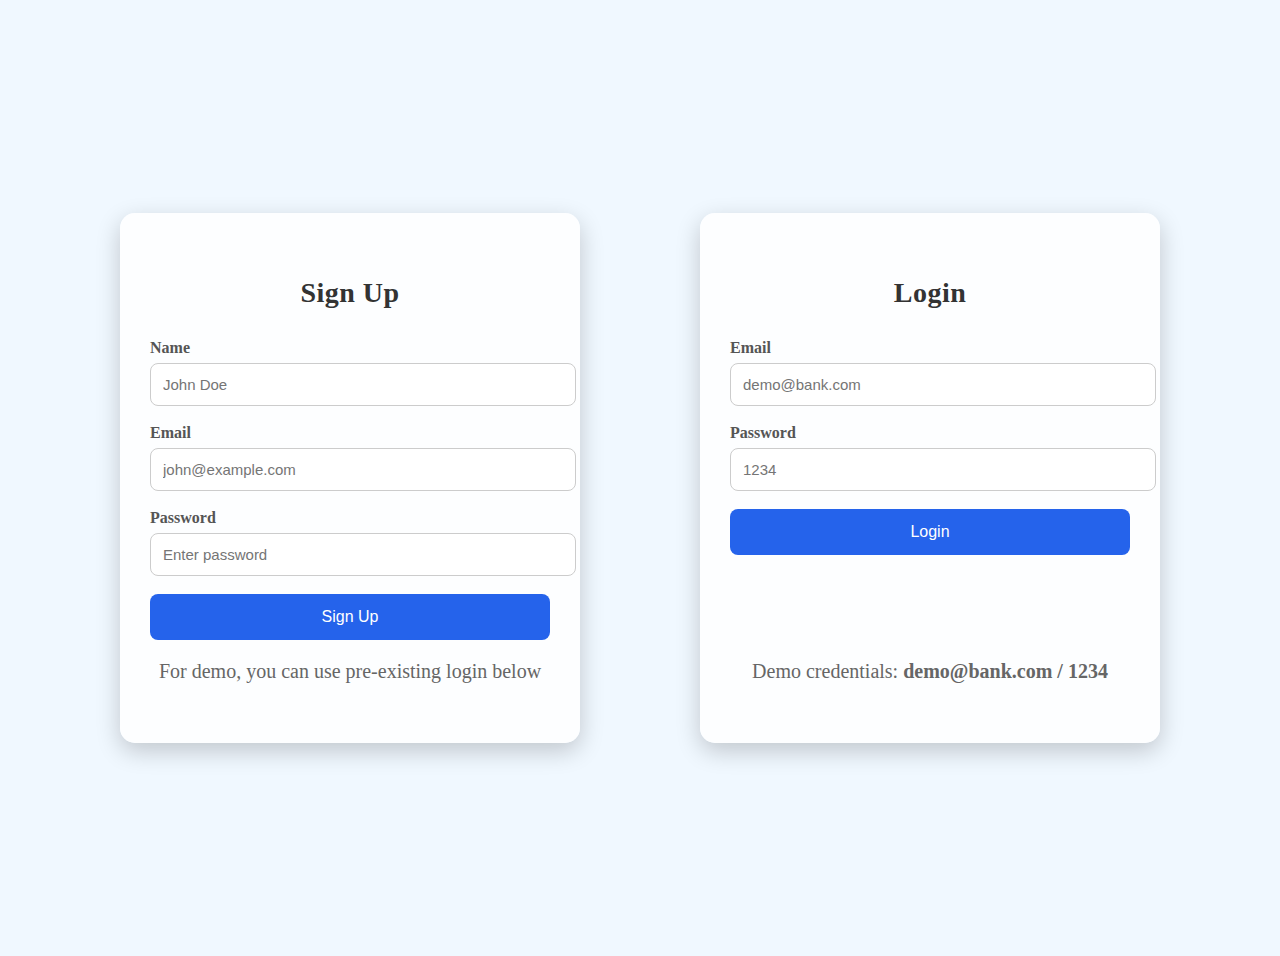
<file: templates/index.html>
<!DOCTYPE html>
<html lang="en">
<head>
    <meta charset="UTF-8">
    <meta name="viewport" content="width=device-width, initial-scale=1.0">
    <title>PayTech Pirates Auth</title>

    <!-- Your existing CSS -->
    <link rel="stylesheet" href="../style/auth.css">
</head>
<body>

<div class="auth-page">

    <!-- SIGN UP CARD -->
    <div class="card signup-card">
        <h2>Sign Up</h2>
        <form id="signupForm">
            <label for="signupName">Name</label>
            <input type="text" id="signupName" placeholder="John Doe" required>

            <label for="signupEmail">Email</label>
            <input type="email" id="signupEmail" placeholder="john@example.com" required>

            <label for="signupPassword">Password</label>
            <input type="password" id="signupPassword" placeholder="Enter password" required>

            <button type="submit">Sign Up</button>
        </form>
        <div class="card-footer">
            <p>For demo, you can use pre-existing login below</p>
        </div>
    </div>

    <!-- LOGIN CARD -->
    <div class="card login-card">
        <h2>Login</h2>
        <form id="loginForm">
            <label for="loginEmail">Email</label>
            <input type="email" id="loginEmail" placeholder="demo@bank.com" required>

            <label for="loginPassword">Password</label>
            <input type="password" id="loginPassword" placeholder="1234" required>

            <button type="submit">Login</button>
        </form>
        <div class="card-footer">
            <p>Demo credentials: <strong>demo@bank.com / 1234</strong></p>
        </div>
    </div>

</div>

<!-- JS -->
<script src="../scripts/auth.js"></script>

</body>
</html>
</file>
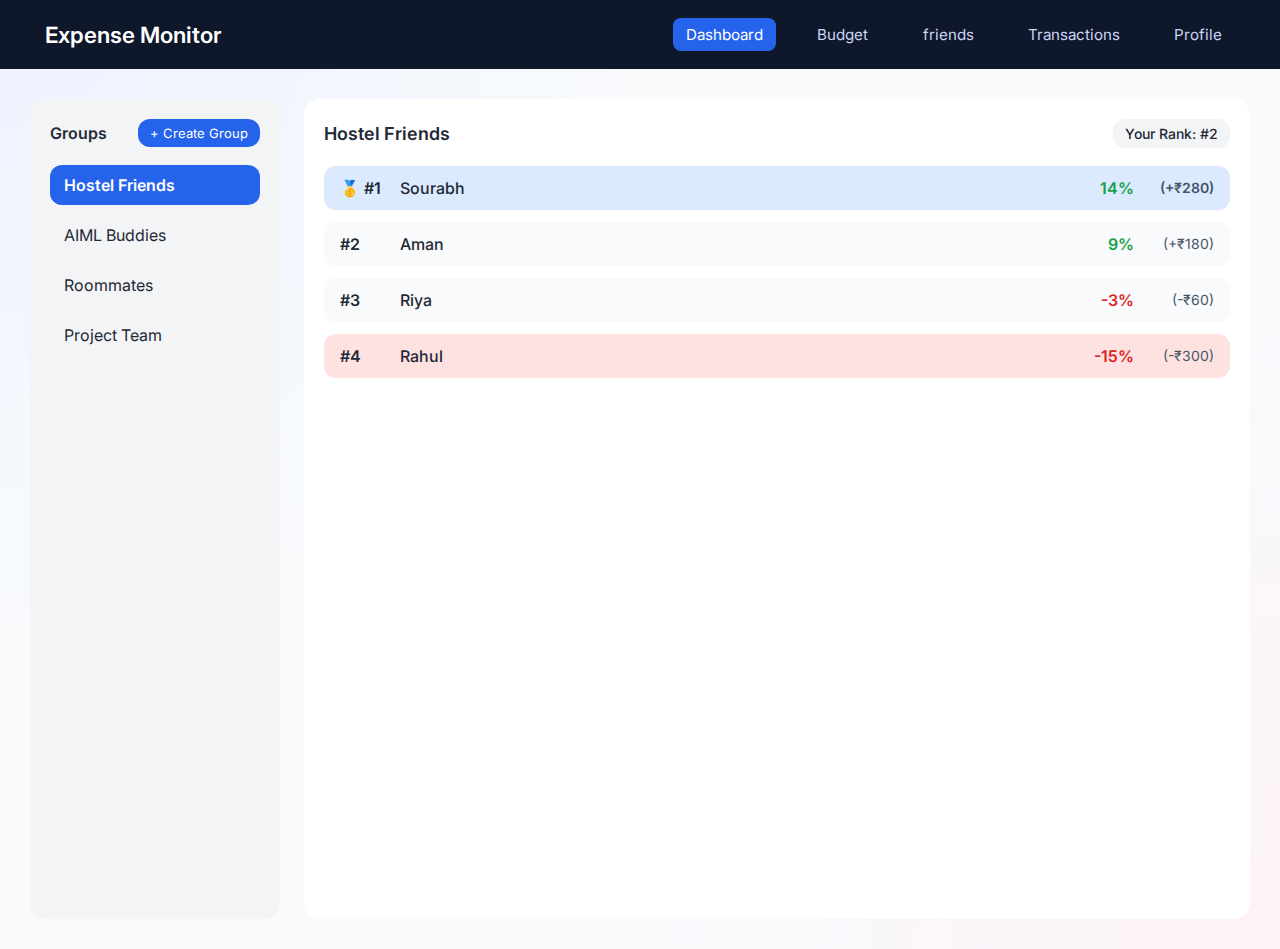
<file: friends.html>
<!DOCTYPE html>
<html lang="en">
<head>
  <meta charset="UTF-8">
  <title>Friends Leaderboard</title>
  <meta name="viewport" content="width=device-width, initial-scale=1.0">

  <!-- FONT -->
  <link href="https://fonts.googleapis.com/css2?family=Inter:wght@400;500;600;700&display=swap" rel="stylesheet">

  <!-- CSS -->
  <link rel="stylesheet" href="../style/friends.css">
</head>
<body>

  <!-- NAVBAR -->
  <nav class="navbar">
    <h2>Expense Monitor</h2>
    <ul>
      <li><a href="index.html" class="active">Dashboard</a></li>
      <li><a href="budget.html">Budget</a></li>
      <li><a href="friends.html">friends</a></li>
      <li><a href="transactions.html">Transactions</a></li>
      <li><a href="profile.html">Profile</a></li>
    </ul>
  </nav>

  <!-- MAIN PAGE -->
  <div class="friends-page">

    <!-- LEFT PANE: GROUPS -->
    <div class="groups-pane">
      <div class="groups-header">
        <h3>Groups</h3>
        <button class="create-btn">+ Create Group</button>
      </div>
      <ul class="groups-list">
        <li class="group active">Hostel Friends</li>
        <li class="group">AIML Buddies</li>
        <li class="group">Roommates</li>
        <li class="group">Project Team</li>
      </ul>
    </div>

    <!-- RIGHT PANE: LEADERBOARD -->
    <div class="leaderboard-pane">
      <div class="leaderboard-header">
        <h3>Hostel Friends</h3>
        <div class="your-rank">
          Your Rank: #2
        </div>
      </div>

      <div class="leaderboard-list">
        <div class="leaderboard-row top">
          <span class="rank">🥇 #1</span>
          <span class="name">Sourabh</span>
          <span class="percent green">14%</span>
          <span class="net">(+₹280)</span>
        </div>

        <div class="leaderboard-row">
          <span class="rank">#2</span>
          <span class="name">Aman</span>
          <span class="percent green">9%</span>
          <span class="net">(+₹180)</span>
        </div>

        <div class="leaderboard-row">
          <span class="rank">#3</span>
          <span class="name">Riya</span>
          <span class="percent red">-3%</span>
          <span class="net">(-₹60)</span>
        </div>

        <div class="leaderboard-row bottom">
          <span class="rank">#4</span>
          <span class="name">Rahul</span>
          <span class="percent red">-15%</span>
          <span class="net">(-₹300)</span>
        </div>
      </div>

    </div>

  </div>

</body>
</html>
</file>
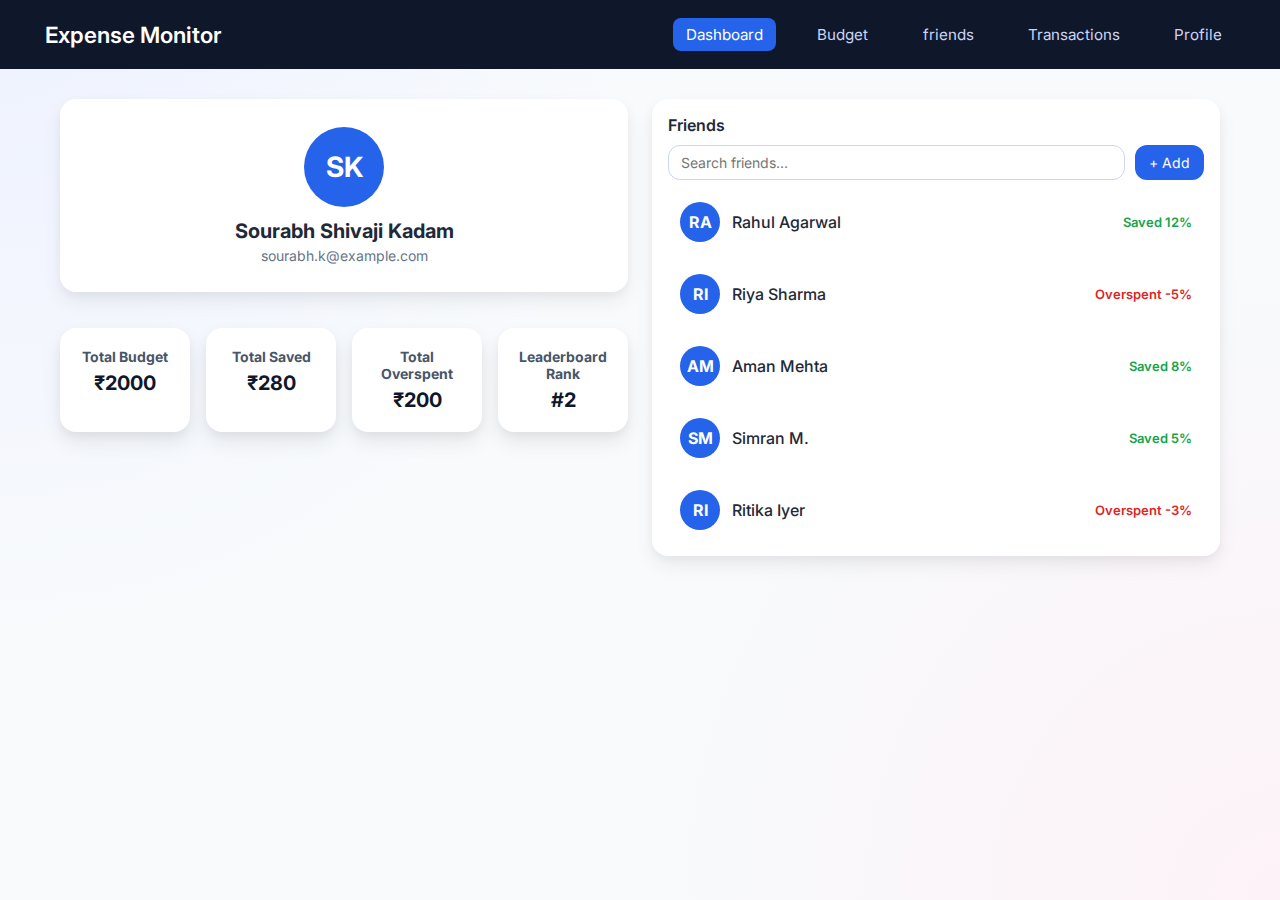
<file: profile.html>
<!DOCTYPE html>
<html lang="en">
<head>
  <meta charset="UTF-8">
  <title>Profile</title>
  <meta name="viewport" content="width=device-width, initial-scale=1.0">

  <!-- GOOGLE FONT -->
  <link href="https://fonts.googleapis.com/css2?family=Inter:wght@400;500;600;700&display=swap" rel="stylesheet">

  <!-- CSS -->
  <link rel="stylesheet" href="../style/profile.css">
</head>
<body>

  <!-- NAVBAR -->
  <nav class="navbar">
    <h2>Expense Monitor</h2>
    <ul>
      <li><a href="index.html" class="active">Dashboard</a></li>
      <li><a href="budget.html">Budget</a></li>
      <li><a href="friends.html">friends</a></li>
      <li><a href="transactions.html">Transactions</a></li>
      <li><a href="profile.html">Profile</a></li>
    </ul>
  </nav>

  <!-- MAIN PAGE -->
  <div class="profile-page">

    <!-- LEFT PANEL: PROFILE INFO + QUICK STATS -->
    <div class="left-panel">

      <!-- PROFILE CARD -->
      <div class="profile-card">
        <div class="avatar">SK</div>
        <h2>Sourabh Shivaji Kadam</h2>
        <p class="email">sourabh.k@example.com</p>
      </div>

      <!-- QUICK STATS -->
      <div class="stats-cards">
        <div class="stat-card">
          <h4>Total Budget</h4>
          <p class="amount">₹2000</p>
        </div>
        <div class="stat-card">
          <h4>Total Saved</h4>
          <p class="amount green">₹280</p>
        </div>
        <div class="stat-card">
          <h4>Total Overspent</h4>
          <p class="amount red">₹200</p>
        </div>
        <div class="stat-card">
          <h4>Leaderboard Rank</h4>
          <p class="amount">#2</p>
        </div>
      </div>

    </div>

    <!-- RIGHT PANEL: FRIENDS SECTION -->
    <div class="right-panel">
      <div class="friends-card">
        <div class="friends-header">
          <h3>Friends</h3>
          <div class="friends-search">
            <input type="text" placeholder="Search friends...">
            <button>+ Add</button>
          </div>
        </div>

        <div class="friends-list">
          <div class="friend-row">
            <div class="friend-avatar">RA</div>
            <span class="friend-name">Rahul Agarwal</span>
            <span class="friend-status green">Saved 12%</span>
          </div>
          <div class="friend-row">
            <div class="friend-avatar">RI</div>
            <span class="friend-name">Riya Sharma</span>
            <span class="friend-status red">Overspent -5%</span>
          </div>
          <div class="friend-row">
            <div class="friend-avatar">AM</div>
            <span class="friend-name">Aman Mehta</span>
            <span class="friend-status green">Saved 8%</span>
          </div>
          <div class="friend-row">
            <div class="friend-avatar">SM</div>
            <span class="friend-name">Simran M.</span>
            <span class="friend-status green">Saved 5%</span>
          </div>
          <div class="friend-row">
            <div class="friend-avatar">RI</div>
            <span class="friend-name">Ritika Iyer</span>
            <span class="friend-status red">Overspent -3%</span>
          </div>
        </div>
      </div>
    </div>

  </div>

</body>
</html>
</file>
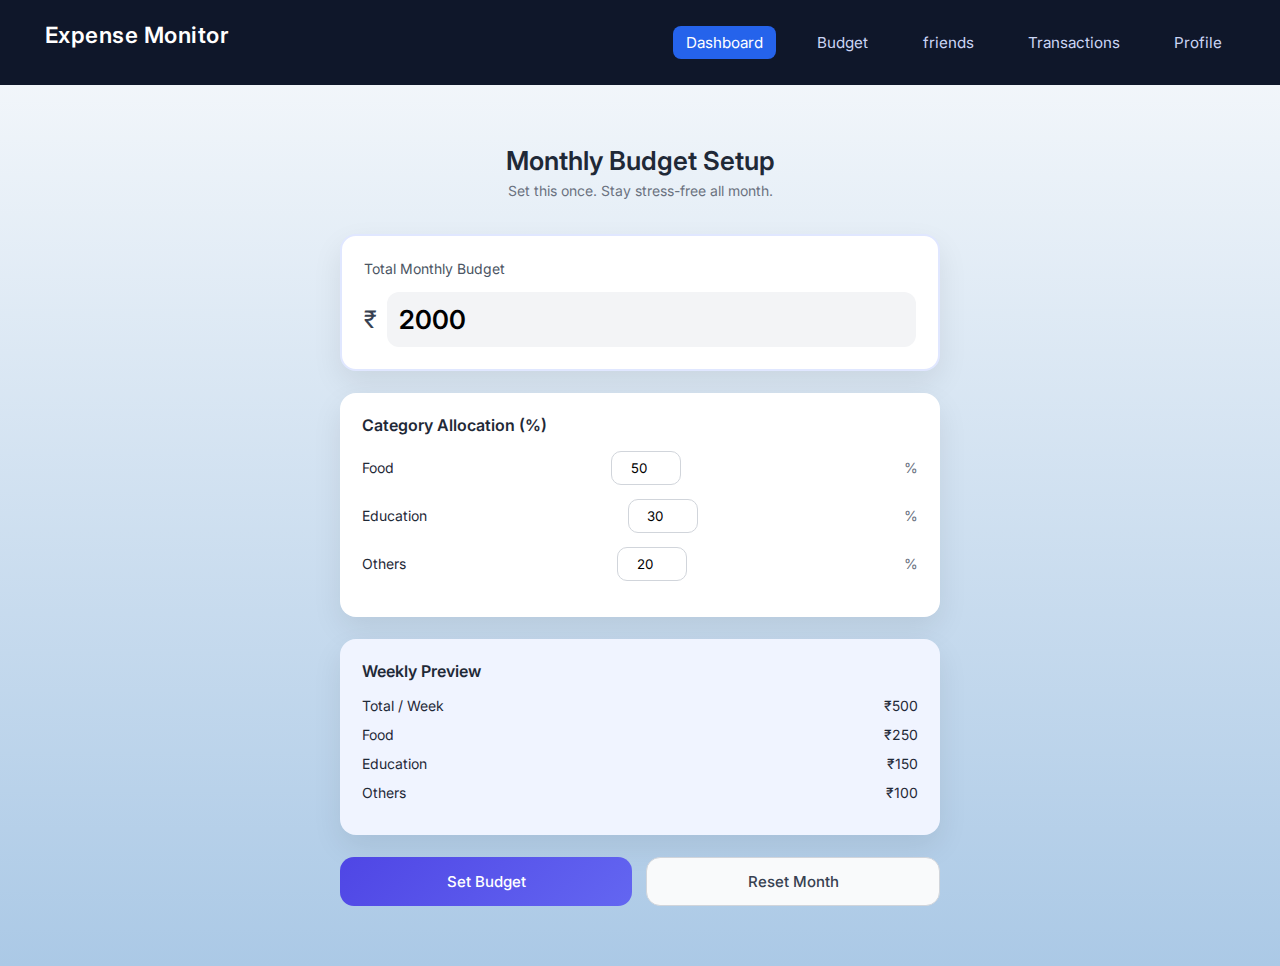
<file: templates/budget.html>
<!DOCTYPE html>
<html lang="en">
<head>
  <meta charset="UTF-8">
  <title>Set Budget</title>
  <meta name="viewport" content="width=device-width, initial-scale=1.0">

  <!-- FONT -->
  <link href="https://fonts.googleapis.com/css2?family=Inter:wght@400;500;600;700&display=swap" rel="stylesheet">

  <!-- CSS -->
  <link rel="stylesheet" href="../style/budget.css">
</head>

<body>

  <!-- NAVBAR (SAME AS INDEX) -->
  <nav class="navbar">
    <h2>Expense Monitor</h2>
    <ul>
      <li><a href="Dashboard.html" class="active">Dashboard</a></li>
      <li><a href="budget.html">Budget</a></li>
      <li><a href="friends.html">friends</a></li>
      <li><a href="transactions.html">Transactions</a></li>
      <li><a href="profile.html">Profile</a></li>
    </ul>
  </nav>

  <!-- PAGE CONTENT -->
  <div class="page">

    <div class="header">
      <h1>Monthly Budget Setup</h1>
      <p>Set this once. Stay stress-free all month.</p>
    </div>

    <!-- TOTAL BUDGET -->
    <div class="card highlight">
      <label>Total Monthly Budget</label>
      <div class="budget-box">
        <span>₹</span>
        <input type="number" value="2000">
      </div>
    </div>

    <!-- CATEGORY SPLIT -->
    <div class="card">
      <h2>Category Allocation (%)</h2>

      <div class="row">
        <span>Food</span>
        <input type="number" value="50">
        <span class="percent">%</span>
      </div>

      <div class="row">
        <span>Education</span>
        <input type="number" value="30">
        <span class="percent">%</span>
      </div>

      <div class="row">
        <span>Others</span>
        <input type="number" value="20">
        <span class="percent">%</span>
      </div>
    </div>

    <!-- PREVIEW -->
    <div class="card preview">
      <h2>Weekly Preview</h2>

      <div class="preview-row">
        <span>Total / Week</span>
        <span>₹500</span>
      </div>
      <div class="preview-row">
        <span>Food</span>
        <span>₹250</span>
      </div>
      <div class="preview-row">
        <span>Education</span>
        <span>₹150</span>
      </div>
      <div class="preview-row">
        <span>Others</span>
        <span>₹100</span>
      </div>
    </div>

    <!-- ACTIONS -->
    <div class="buttons">
      <button class="primary">Set Budget</button>
      <button class="ghost">Reset Month</button>
    </div>

  </div>

</body>
</html>
</file>
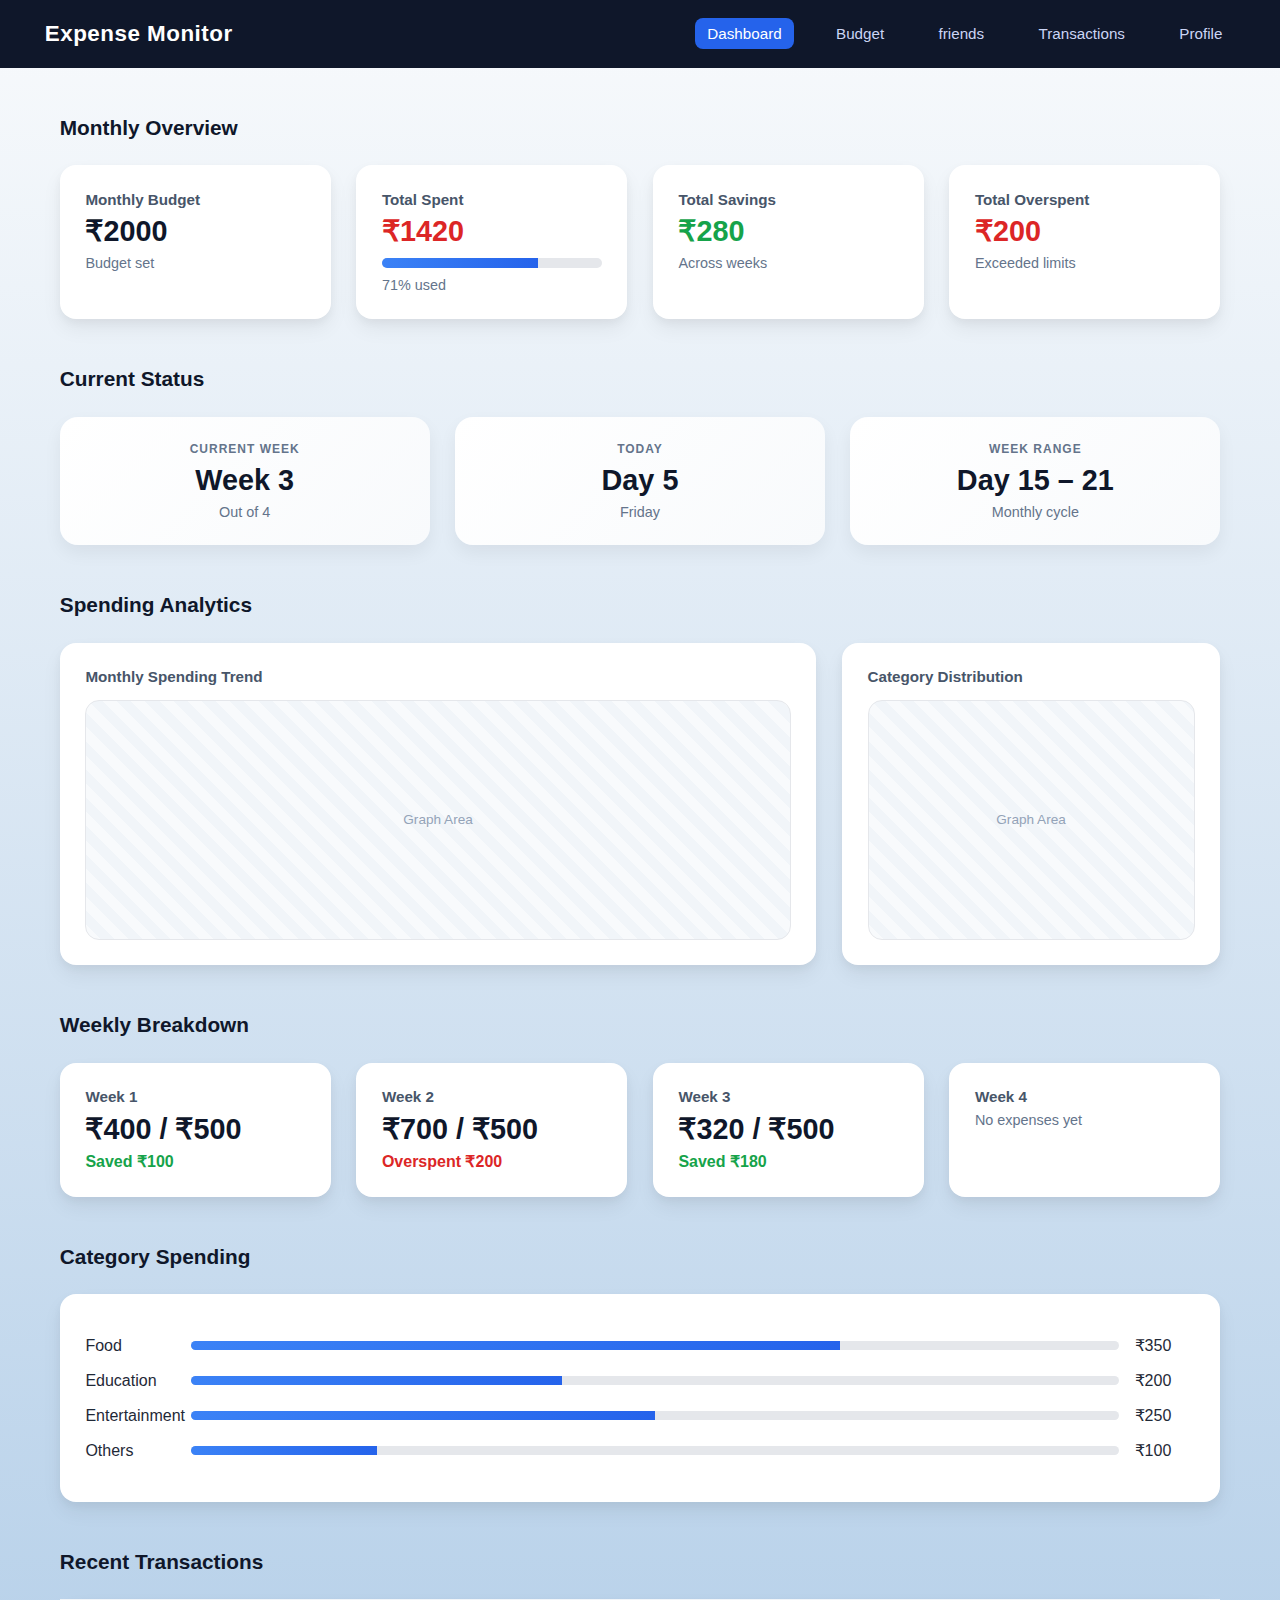
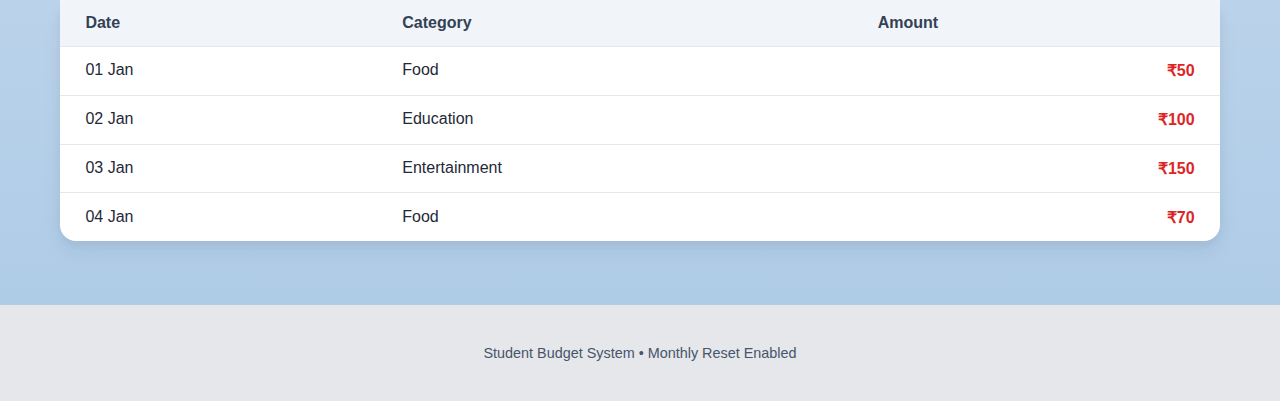
<file: templates/Dashboard.html>
<!DOCTYPE html>
<html lang="en">
<head>
  <meta charset="UTF-8">
  <title>Student Budget Dashboard</title>
  <meta name="viewport" content="width=device-width, initial-scale=1.0">
  <link rel="stylesheet" href="../style/style.css">
</head>

<body>

  <!-- NAVBAR -->
  <nav class="navbar">
    <h2>Expense Monitor</h2>
    <ul>
      <li><a href="index.html" class="active">Dashboard</a></li>
      <li><a href="budget.html">Budget</a></li>
      <li><a href="friends.html">friends</a></li>
      <li><a href="transactions.html">Transactions</a></li>
      <li><a href="profile.html">Profile</a></li>
    </ul>
  </nav>

  <!-- MAIN WRAPPER -->
  <main class="container">

    <!-- OVERVIEW -->
    <section class="section">
      <h3>Monthly Overview</h3>

      <div class="cards">
        <div class="card">
          <h4>Monthly Budget</h4>
          <p class="amount">₹2000</p>
          <p class="muted">Budget set</p>
        </div>

        <div class="card">
          <h4>Total Spent</h4>
          <p class="amount red">₹1420</p>
          <div class="progress-bar">
            <div class="progress" style="width:71%"></div>
          </div>
          <p class="muted">71% used</p>
        </div>

        <div class="card">
          <h4>Total Savings</h4>
          <p class="amount green">₹280</p>
          <p class="muted">Across weeks</p>
        </div>

        <div class="card">
          <h4>Total Overspent</h4>
          <p class="amount red">₹200</p>
          <p class="muted">Exceeded limits</p>
        </div>
      </div>
    </section>

    <!-- CURRENT TIME CONTEXT -->
    <section class="section">
      <h3>Current Status</h3>

      <div class="time-wrapper">
        <div class="time-card">
          <h5>Current Week</h5>
          <p class="amount">Week 3</p>
          <p class="muted">Out of 4</p>
        </div>

        <div class="time-card">
          <h5>Today</h5>
          <p class="amount">Day 5</p>
          <p class="muted">Friday</p>
        </div>

        <div class="time-card">
          <h5>Week Range</h5>
          <p class="amount">Day 15 – 21</p>
          <p class="muted">Monthly cycle</p>
        </div>
      </div>
    </section>

    <!-- ANALYTICS -->
    <section class="section">
      <h3>Spending Analytics</h3>

      <div class="analytics">
        <div class="card graph large">
          <h4>Monthly Spending Trend</h4>
          <div class="graph-placeholder">Graph Area</div>
        </div>

        <div class="card graph">
          <h4>Category Distribution</h4>
          <div class="graph-placeholder">Graph Area</div>
        </div>
      </div>
    </section>

    <!-- WEEKLY BREAKDOWN -->
    <section class="section">
      <h3>Weekly Breakdown</h3>

      <div class="cards">
        <div class="card">
          <h4>Week 1</h4>
          <p class="amount">₹400 / ₹500</p>
          <p class="green">Saved ₹100</p>
        </div>

        <div class="card">
          <h4>Week 2</h4>
          <p class="amount">₹700 / ₹500</p>
          <p class="red">Overspent ₹200</p>
        </div>

        <div class="card">
          <h4>Week 3</h4>
          <p class="amount">₹320 / ₹500</p>
          <p class="green">Saved ₹180</p>
        </div>

        <div class="card">
          <h4>Week 4</h4>
          <p class="muted">No expenses yet</p>
        </div>
      </div>
    </section>

    <!-- CATEGORY SPENDING -->
    <section class="section">
      <h3>Category Spending</h3>

      <div class="card">
        <div class="category-row">
          <span>Food</span>
          <div class="bar"><div style="width:70%"></div></div>
          <span>₹350</span>
        </div>

        <div class="category-row">
          <span>Education</span>
          <div class="bar"><div style="width:40%"></div></div>
          <span>₹200</span>
        </div>

        <div class="category-row">
          <span>Entertainment</span>
          <div class="bar"><div style="width:50%"></div></div>
          <span>₹250</span>
        </div>

        <div class="category-row">
          <span>Others</span>
          <div class="bar"><div style="width:20%"></div></div>
          <span>₹100</span>
        </div>
      </div>
    </section>

    <!-- TRANSACTIONS -->
    <section class="section">
      <h3>Recent Transactions</h3>

      <div class="card transactions">
        <div class="txn-header">
          <span>Date</span>
          <span>Category</span>
          <span>Amount</span>
        </div>

        <div class="txn-row"><span>01 Jan</span><span>Food</span><span class="red">₹50</span></div>
        <div class="txn-row"><span>02 Jan</span><span>Education</span><span class="red">₹100</span></div>
        <div class="txn-row"><span>03 Jan</span><span>Entertainment</span><span class="red">₹150</span></div>
        <div class="txn-row"><span>04 Jan</span><span>Food</span><span class="red">₹70</span></div>
      </div>
    </section>

  </main>

  <!-- FOOTER -->
  <footer class="footer">
    <p>Student Budget System • Monthly Reset Enabled</p>
  </footer>

</body>
</html>
</file>
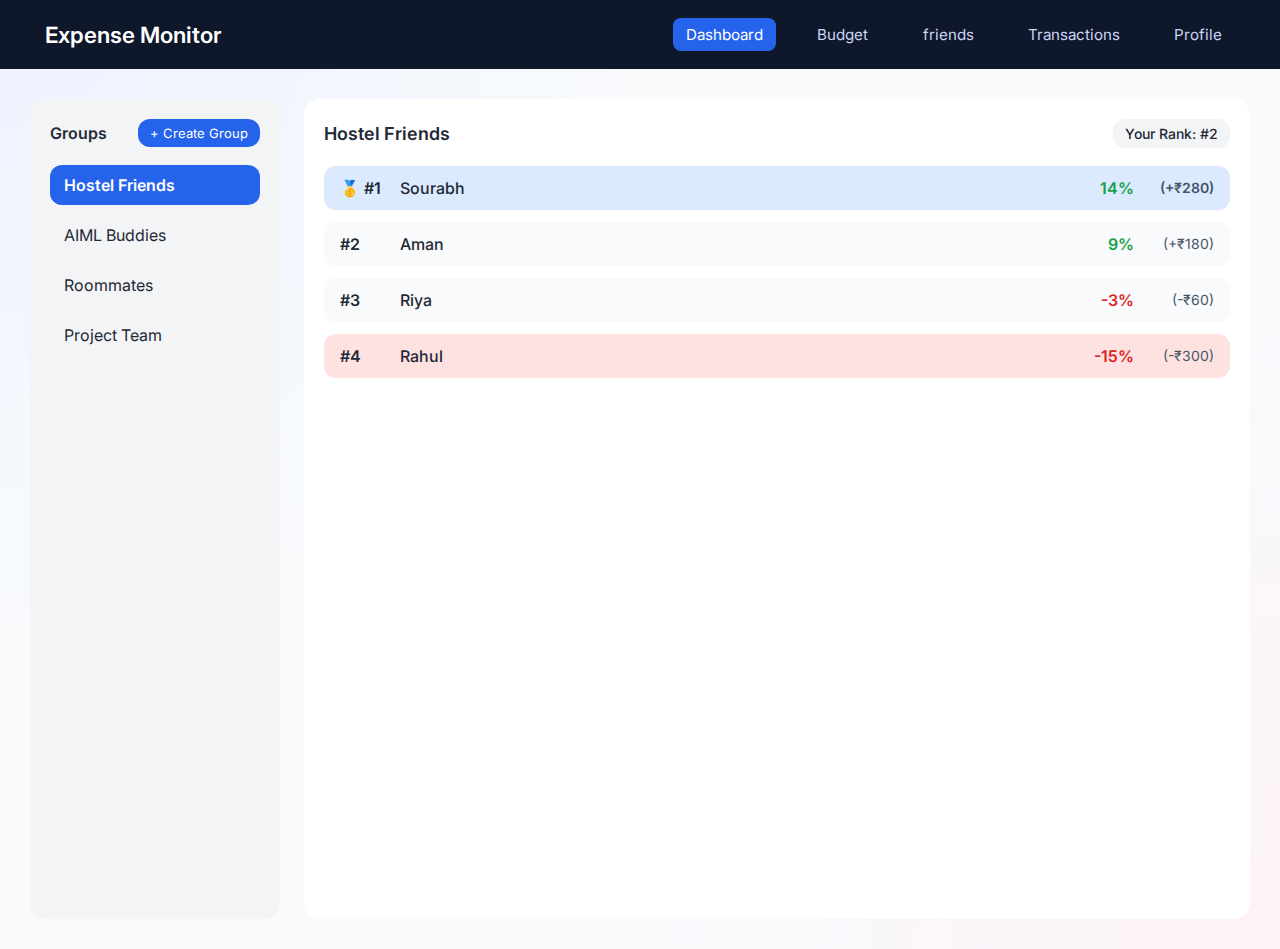
<file: templates/friends.html>
<!DOCTYPE html>
<html lang="en">
<head>
  <meta charset="UTF-8">
  <title>Friends Leaderboard</title>
  <meta name="viewport" content="width=device-width, initial-scale=1.0">

  <!-- FONT -->
  <link href="https://fonts.googleapis.com/css2?family=Inter:wght@400;500;600;700&display=swap" rel="stylesheet">

  <!-- CSS -->
  <link rel="stylesheet" href="../style/friends.css">
</head>
<body>

  <!-- NAVBAR -->
  <nav class="navbar">
    <h2>Expense Monitor</h2>
    <ul>
      <li><a href="Dashboard.html" class="active">Dashboard</a></li>
      <li><a href="budget.html">Budget</a></li>
      <li><a href="friends.html">friends</a></li>
      <li><a href="transactions.html">Transactions</a></li>
      <li><a href="profile.html">Profile</a></li>
    </ul>
  </nav>

  <!-- MAIN PAGE -->
  <div class="friends-page">

    <!-- LEFT PANE: GROUPS -->
    <div class="groups-pane">
      <div class="groups-header">
        <h3>Groups</h3>
        <button class="create-btn">+ Create Group</button>
      </div>
      <ul class="groups-list">
        <li class="group active">Hostel Friends</li>
        <li class="group">AIML Buddies</li>
        <li class="group">Roommates</li>
        <li class="group">Project Team</li>
      </ul>
    </div>

    <!-- RIGHT PANE: LEADERBOARD -->
    <div class="leaderboard-pane">
      <div class="leaderboard-header">
        <h3>Hostel Friends</h3>
        <div class="your-rank">
          Your Rank: #2
        </div>
      </div>

      <div class="leaderboard-list">
        <div class="leaderboard-row top">
          <span class="rank">🥇 #1</span>
          <span class="name">Sourabh</span>
          <span class="percent green">14%</span>
          <span class="net">(+₹280)</span>
        </div>

        <div class="leaderboard-row">
          <span class="rank">#2</span>
          <span class="name">Aman</span>
          <span class="percent green">9%</span>
          <span class="net">(+₹180)</span>
        </div>

        <div class="leaderboard-row">
          <span class="rank">#3</span>
          <span class="name">Riya</span>
          <span class="percent red">-3%</span>
          <span class="net">(-₹60)</span>
        </div>

        <div class="leaderboard-row bottom">
          <span class="rank">#4</span>
          <span class="name">Rahul</span>
          <span class="percent red">-15%</span>
          <span class="net">(-₹300)</span>
        </div>
      </div>

    </div>

  </div>

</body>

</html>
</file>
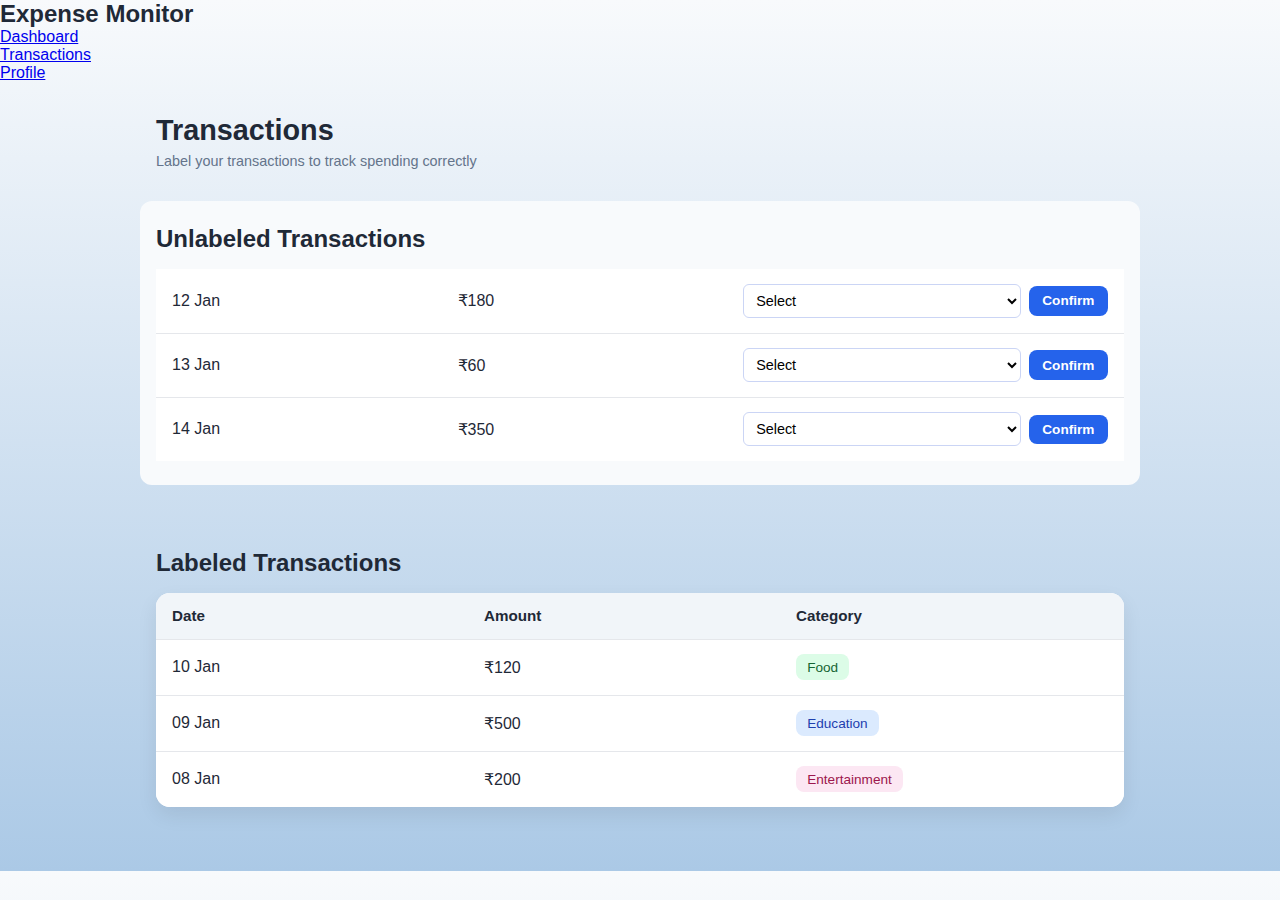
<file: templates/transactions.html>
<!DOCTYPE html>
<html lang="en">

<head>
    <meta charset="UTF-8">
    <title>Transactions</title>
    <meta name="viewport" content="width=device-width, initial-scale=1.0">
    <link rel="stylesheet" href="../style/transactions.css">
</head>

<body>

    <!-- NAVBAR -->
    <nav>
        <h2>Expense Monitor</h2>
        <ul>
            <li><a href="../templates/index.html">Dashboard</a></li>
            <li><a href="#" class="active">Transactions</a></li>
            <li><a href="#">Profile</a></li>
        </ul>
    </nav>

    <!-- PAGE HEADER -->
    <section class="section">
        <h1>Transactions</h1>
        <p class="muted">Label your transactions to track spending correctly</p>
    </section>

    <!-- UNLABELED TRANSACTIONS -->
    <section class="section">
        <h2>Unlabeled Transactions</h2>

        <div class="row warning">
            <span>12 Jan</span>
            <span>₹180</span>
            <select>
                <option>Select</option>
                <option>Food</option>
                <option>Education</option>
                <option>Entertainment</option>
                <option>Others</option>
            </select>
            <button class="confirm-btn">Confirm</button>
        </div>

        <div class="row warning">
            <span>13 Jan</span>
            <span>₹60</span>
            <select>
                <option>Select</option>
                <option>Food</option>
                <option>Education</option>
                <option>Entertainment</option>
                <option>Others</option>
            </select>
            <button class="confirm-btn">Confirm</button>
        </div>

        <div class="row warning">
            <span>14 Jan</span>
            <span>₹350</span>
            <select>
                <option>Select</option>
                <option>Food</option>
                <option>Education</option>
                <option>Entertainment</option>
                <option>Others</option>
            </select>
            <button class="confirm-btn">Confirm</button>
        </div>

        </div>
    </section>

    <!-- LABELED TRANSACTIONS -->
    <section class="section">
        <h2>Labeled Transactions</h2>

        <div class="table">
            <div class="row head">
                <span>Date</span>
                <span>Amount</span>
                <span>Category</span>
            </div>

            <div class="row">
                <span>10 Jan</span>
                <span>₹120</span>
                <span class="tag food">Food</span>
            </div>

            <div class="row">
                <span>09 Jan</span>
                <span>₹500</span>
                <span class="tag education">Education</span>
            </div>

            <div class="row">
                <span>08 Jan</span>
                <span>₹200</span>
                <span class="tag entertainment">Entertainment</span>
            </div>
        </div>
    </section>

</body>

</html>
</file>
<file: style/auth.css>
body {
  background-color: aliceblue; /* changed gradient to blue */
  display: flex;
  justify-content: center;
  align-items: center;
  min-height: 100vh;
  padding: 20px;
  background-image: url("https://img.freepik.com/premium-vector/abstract-white-blue-background-with-wavy-shapes-suitable-website-flyers-posters_884160-912.jpg?w=1480");
  background-position: center;
  background-size: cover;
}

.auth-page {
  display: flex;
  justify-content: space-evenly;
  align-items: stretch; /* key to make cards same height */
  flex-wrap: wrap;
  gap: 40px;
  width: 100%;
  max-width: 1200px;
}

.card {
  background-color: #ffffffdd;
  padding: 40px 30px;
  border-radius: 15px;
  box-shadow: 0 8px 25px rgba(0,0,0,0.2);
  width: 400px;
  display: flex;
  flex-direction: column;
  justify-content: space-between; /* keeps button at bottom if card grows */
  transition: transform 0.3s;
}

.card:hover {
  transform: translateY(-5px);
}

.card h2 {
  text-align: center;
  margin-bottom: 30px;
  color: #333;
  font-size: 28px;
  letter-spacing: 0.5px;
}

/* Form elements */
.card form {
  display: flex;
  flex-direction: column;
  flex-grow: 1; /* makes form expand to fill card */
}

.card label {
  display: block;
  margin-bottom: 6px;
  font-weight: 600;
  color: #555;
}

.card input {
  width: 100%;
  padding: 12px;
  margin-bottom: 18px;
  border-radius: 8px;
  border: 1px solid #ccc;
  font-size: 15px;
  transition: all 0.2s;
}

.card input:focus {
  border-color: #2563eb; /* changed focus color to blue */
  box-shadow: 0 0 8px rgba(37,99,235,0.3);
  outline: none;
}

.card button {
  width: 100%;
  padding: 14px;
  background-color: #2563eb; /* changed button to blue */
  border: none;
  color: white;
  font-size: 16px;
  border-radius: 8px;
  cursor: pointer;
  transition: background-color 0.3s, transform 0.2s;
}

.card button:hover {
  background-color: #1e4db7; /* darker blue on hover */
  transform: scale(1.03);
}

.card-footer {
  text-align: center;
  margin-top: 0px;
  color: #666;
  font-size: 20px;
}

.card-footer a {
  color: #2563eb; /* link color blue */
  text-decoration: none;
  font-weight: 600;
}

.card-footer a:hover {
  text-decoration: underline;
}


/* Responsive: stack cards vertically on small screens */
@media (max-width: 900px) {
  .auth-page {
    flex-direction: column;
    align-items: center;
  }
}
</file>
<file: style/friends.css>
* {
  margin: 0;
  padding: 0;
  box-sizing: border-box;
  font-family: 'Inter', Arial, sans-serif;
}

/* BODY + BACKGROUND */
body {
  background:
    radial-gradient(circle at top left, #eef2ff, transparent 40%),
    radial-gradient(circle at bottom right, #fdf2f8, transparent 40%),
    #f8fafc;
  color: #1f2937;
}

/* NAVBAR */
.navbar {
  background: #0f172a;
  color: white;
  padding: 1.3rem 2.8rem;
  display: flex;
  justify-content: space-between;
  align-items: center;
}

.navbar h2 {
  font-size: 1.4rem;
  font-weight: 600;
}

.navbar ul {
  list-style: none;
  display: flex;
  gap: 1.8rem;
}

.navbar a {
  text-decoration: none;
  color: #cbd5f5;
  padding: 0.45rem 0.8rem;
  border-radius: 8px;
  font-size: 0.95rem;
}

.navbar a:hover,
.navbar a.active {
  background: #2563eb;
  color: white;
}

/* MAIN PAGE LAYOUT */
.friends-page {
  display: flex;
  margin: 30px;
  height: calc(100vh - 80px);
  gap: 24px;
}

/* LEFT PANE: GROUPS */
.groups-pane {
  width: 250px;
  background: #f3f4f6;
  border-radius: 16px;
  padding: 20px;
  display: flex;
  flex-direction: column;
}

.groups-header {
  display: flex;
  justify-content: space-between;
  align-items: center;
  margin-bottom: 18px;
}

.groups-header h3 {
  font-size: 16px;
  font-weight: 600;
}

.create-btn {
  padding: 6px 12px;
  border-radius: 12px;
  border: none;
  background: #2563eb;
  color: white;
  cursor: pointer;
  font-size: 13px;
}

.create-btn:hover {
  opacity: 0.9;
}

.groups-list {
  list-style: none;
  display: flex;
  flex-direction: column;
  gap: 10px;
  overflow-y: auto;
  max-height: calc(100vh - 150px);
}

.group {
  padding: 10px 14px;
  border-radius: 12px;
  cursor: pointer;
  transition: background 0.2s;
}

.group:hover {
  background: #e0e7ff;
}

.group.active {
  background: #2563eb;
  color: white;
  font-weight: 600;
}

/* RIGHT PANE: LEADERBOARD */
.leaderboard-pane {
  flex: 1;
  background: white;
  border-radius: 16px;
  padding: 20px;
  display: flex;
  flex-direction: column;
  overflow-y: auto;
}

.leaderboard-header {
  display: flex;
  justify-content: space-between;
  align-items: center;
  margin-bottom: 18px;
}

.leaderboard-header h3 {
  font-size: 18px;
  font-weight: 600;
}

.your-rank {
  background: #f3f4f6;
  padding: 6px 12px;
  border-radius: 12px;
  font-size: 14px;
  font-weight: 500;
}

/* LEADERBOARD LIST */
.leaderboard-list {
  display: flex;
  flex-direction: column;
  gap: 12px;
}

.leaderboard-row {
  display: grid;
  grid-template-columns: 60px 1fr 80px 80px;
  align-items: center;
  padding: 12px 16px;
  border-radius: 12px;
  background: #f9fafb;
  transition: background 0.2s, transform 0.2s;
}

.leaderboard-row:hover {
  background: #e0e7ff;
  transform: translateY(-2px);
}

.leaderboard-row.top {
  background: #dbeafe;
  font-weight: 600;
}

.leaderboard-row.bottom {
  background: #fee2e2;
}

.rank {
  font-weight: 600;
}

.name {
  font-weight: 500;
}

.percent {
  font-weight: 600;
  text-align: right;
}

.net {
  text-align: right;
  font-size: 14px;
  color: #475569;
}

.green {
  color: #16a34a;
}

.red {
  color: #dc2626;
}

/* SCROLLBARS */
.groups-list::-webkit-scrollbar,
.leaderboard-pane::-webkit-scrollbar {
  width: 6px;
}

.groups-list::-webkit-scrollbar-thumb,
.leaderboard-pane::-webkit-scrollbar-thumb {
  background: rgba(0,0,0,0.2);
  border-radius: 3px;
}

/* RESPONSIVE */
@media (max-width: 900px) {
  .friends-page {
    flex-direction: column;
    margin: 20px;
    height: auto;
  }

  .groups-pane {
    width: 100%;
    margin-bottom: 20px;
    max-height: 200px;
  }
}
</file>
<file: style/profile.css>
* {
  margin: 0;
  padding: 0;
  box-sizing: border-box;
  font-family: 'Inter', Arial, sans-serif;
}

/* BODY */
body {
  background:
    radial-gradient(circle at top left, #eef2ff, transparent 40%),
    radial-gradient(circle at bottom right, #fdf2f8, transparent 40%),
    #f8fafc;
  color: #1f2937;
  min-height: 100vh;
}

/* NAVBAR */
.navbar {
  background: #0f172a;
  color: white;
  padding: 1.3rem 2.8rem;
  display: flex;
  justify-content: space-between;
  align-items: center;
}

.navbar h2 {
  font-size: 1.4rem;
  font-weight: 600;
}

.navbar ul {
  list-style: none;
  display: flex;
  gap: 1.8rem;
}

.navbar a {
  text-decoration: none;
  color: #cbd5f5;
  padding: 0.45rem 0.8rem;
  border-radius: 8px;
  font-size: 0.95rem;
}

.navbar a:hover,
.navbar a.active {
  background: #2563eb;
  color: white;
}

/* MAIN PAGE LAYOUT */
.profile-page {
  max-width: 1200px;
  margin: 30px auto;
  display: flex;
  gap: 24px;
  padding: 0 20px;
}

/* LEFT PANEL */
.left-panel {
  flex: 1;
  display: flex;
  flex-direction: column;
  gap: 24px;
}

/* PROFILE CARD */
.profile-card {
  background: white;
  padding: 28px 20px;
  border-radius: 16px;
  text-align: center;
  box-shadow:
    0 10px 20px rgba(0,0,0,0.06),
    0 4px 8px rgba(0,0,0,0.04);
}

.avatar {
  width: 80px;
  height: 80px;
  border-radius: 50%;
  background: #2563eb;
  color: white;
  font-size: 28px;
  font-weight: 700;
  display: flex;
  align-items: center;
  justify-content: center;
  margin: 0 auto 12px auto;
}

.profile-card h2 {
  font-size: 20px;
  margin-bottom: 4px;
}

.profile-card .email {
  color: #64748b;
  font-size: 14px;
}

/* QUICK STATS CARDS */
.stats-cards {
  display: flex;
  flex-wrap: wrap;
  gap: 16px;
  margin-top: 12px;
}

.stat-card {
  flex: 1 1 120px;
  background: white;
  padding: 20px;
  border-radius: 16px;
  text-align: center;
  box-shadow:
    0 10px 20px rgba(0,0,0,0.08),
    0 4px 8px rgba(0,0,0,0.04);
}

.stat-card h4 {
  font-size: 14px;
  color: #475569;
  margin-bottom: 6px;
}

.stat-card .amount {
  font-size: 20px;
  font-weight: 700;
  color: #0f172a;
}

/* RIGHT PANEL */
.right-panel {
  flex: 1;
  display: flex;
  flex-direction: column;
  gap: 24px;
}

/* FRIENDS CARD */
.friends-card {
  background: white;
  padding: 16px;
  border-radius: 16px;
  box-shadow:
    0 10px 20px rgba(0,0,0,0.06),
    0 4px 8px rgba(0,0,0,0.04);
  display: flex;
  flex-direction: column;
  gap: 12px;
}

.friends-header {
  display: flex;
  flex-direction: column;
  gap: 10px;
}

.friends-header h3 {
  font-size: 16px;
  font-weight: 600;
}

.friends-search {
  display: flex;
  gap: 10px;
}

.friends-search input {
  flex: 1;
  padding: 8px 12px;
  border-radius: 12px;
  border: 1px solid #cbd5f5;
  font-size: 14px;
}

.friends-search button {
  padding: 8px 14px;
  border-radius: 12px;
  border: none;
  background: #2563eb;
  color: white;
  cursor: pointer;
  font-size: 14px;
}

.friends-search button:hover {
  opacity: 0.9;
}

/* FRIENDS LIST */
.friends-list {
  display: flex;
  flex-direction: column;
  gap: 12px;
  max-height: 400px;
  overflow-y: auto;
}

.friend-row {
  display: flex;
  align-items: center;
  gap: 12px;
  padding: 10px 12px;
  border-radius: 12px;
  transition: background 0.2s;
  cursor: pointer;
}

.friend-row:hover {
  background: #e0e7ff;
}

.friend-avatar {
  width: 40px;
  height: 40px;
  border-radius: 50%;
  background: #2563eb;
  color: white;
  font-weight: 700;
  display: flex;
  align-items: center;
  justify-content: center;
}

.friend-name {
  flex: 1;
  font-weight: 500;
}

.friend-status {
  font-size: 13px;
  font-weight: 600;
}

.green { color: #16a34a; }
.red { color: #dc2626; }

/* SCROLLBAR */
.friends-list::-webkit-scrollbar {
  width: 6px;
}
.friends-list::-webkit-scrollbar-thumb {
  background: rgba(0,0,0,0.2);
  border-radius: 3px;
}

/* RESPONSIVE */
@media (max-width: 900px) {
  .profile-page {
    flex-direction: column;
  }
}
</file>
<file: style/budget.css>
* {
  margin: 0;
  padding: 0;
  box-sizing: border-box;
  font-family: 'Inter', Arial, sans-serif;
}

/* BACKGROUND */
body {
  background: linear-gradient(180deg, #f8fafc, #abc9e6);
  color: #1f2937;
}

/* NAVBAR (COPIED & COMPATIBLE) */
.navbar {
  background: #0f172a;
  color: white;
  padding: 1.3rem 2.8rem;
  display: flex;
  justify-content: space-between;
  align-items: center;
}

.navbar h2 {
  font-size: 1.4rem;
  letter-spacing: 0.5px;
  font-weight: 600;
}

.navbar ul {
  list-style: none;
  display: flex;
  gap: 1.8rem;
}

.navbar a {
  text-decoration: none;
  color: #cbd5f5;
  padding: 0.45rem 0.8rem;
  border-radius: 8px;
  font-size: 0.95rem;
}

.navbar a:hover,
.navbar a.active {
  background: #2563eb;
  color: white;
}

/* PAGE */
.page {
  width: 600px;
  margin: 60px auto;
}

/* HEADER */
.header {
  text-align: center;
  margin-bottom: 35px;
}

.header h1 {
  font-size: 26px;
  font-weight: 600;
  margin-bottom: 6px;
}

.header p {
  font-size: 14px;
  color: #6b7280;
}

/* CARD */
.card {
  background: white;
  padding: 22px;
  border-radius: 16px;
  margin-bottom: 22px;
  box-shadow: 0 12px 30px rgba(0,0,0,0.08);
}

.highlight {
  border: 2px solid #e0e7ff;
}

/* BUDGET INPUT */
label {
  font-size: 14px;
  color: #4b5563;
}

.budget-box {
  display: flex;
  align-items: center;
  margin-top: 14px;
}

.budget-box span {
  font-size: 24px;
  margin-right: 10px;
  color: #374151;
}

.budget-box input {
  width: 100%;
  font-size: 26px;
  font-weight: 600;
  padding: 12px;
  border: none;
  outline: none;
  background: #f3f4f6;
  border-radius: 12px;
}

/* CATEGORY */
h2 {
  font-size: 16px;
  font-weight: 600;
  margin-bottom: 16px;
}

.row {
  display: flex;
  align-items: center;
  justify-content: space-between;
  margin-bottom: 14px;
}

.row span {
  font-size: 14px;
}

.row input {
  width: 70px;
  padding: 8px;
  text-align: center;
  border-radius: 10px;
  border: 1px solid #d1d5db;
}

.percent {
  color: #6b7280;
  margin-left: 6px;
}

/* PREVIEW */
.preview {
  background: #f0f4ff;
}

.preview-row {
  display: flex;
  justify-content: space-between;
  margin-bottom: 12px;
  font-size: 14px;
}

/* BUTTONS */
.buttons {
  display: flex;
  gap: 14px;
}

button {
  flex: 1;
  padding: 14px;
  border-radius: 14px;
  font-size: 15px;
  font-weight: 500;
  cursor: pointer;
  border: none;
}

.primary {
  background: linear-gradient(135deg, #4f46e5, #6366f1);
  color: white;
}

.primary:hover {
  opacity: 0.95;
}

.ghost {
  background: #f9fafb;
  border: 1px solid #d1d5db;
  color: #374151;
}
</file>
<file: style/style.css>
* {
  margin: 0;
  padding: 0;
  box-sizing: border-box;
  font-family: Arial, Helvetica, sans-serif;
}

body {
  background: linear-gradient(180deg, #f8fafc, #abc9e6);
  color: #1f2937;
}

/* NAVBAR */
.navbar {
  background: #0f172a;
  color: white;
  padding: 1.3rem 2.8rem;
  display: flex;
  justify-content: space-between;
  align-items: center;
}

.navbar h2 {
  font-size: 1.4rem;
  letter-spacing: 0.5px;
}

.navbar ul {
  list-style: none;
  display: flex;
  gap: 1.8rem;
}

.navbar a {
  text-decoration: none;
  color: #cbd5f5;
  padding: 0.45rem 0.8rem;
  border-radius: 8px;
  font-size: 0.95rem;
}

.navbar a:hover,
.navbar a.active {
  background: #2563eb;
  color: white;
}

/* MAIN LAYOUT */
.container {
  max-width: 1250px;
  margin: auto;
}

.section {
  margin: 3rem 0;
  padding: 0 2.8rem;
}

.section h3 {
  margin-bottom: 1.6rem;
  font-size: 1.3rem;
  color: #0f172a;
}

/* CARD GRID */
.cards {
  display: grid;
  grid-template-columns: repeat(auto-fit, minmax(230px, 1fr));
  gap: 1.6rem;
}

/* CARD */
.card {
  background: white;
  padding: 1.6rem;
  border-radius: 16px;
  box-shadow:
    0 10px 20px rgba(0,0,0,0.06),
    0 4px 8px rgba(0,0,0,0.04);
  transition: transform 0.2s ease, box-shadow 0.2s ease;
}

.card:hover {
  transform: translateY(-4px);
  box-shadow:
    0 18px 30px rgba(0,0,0,0.08),
    0 6px 12px rgba(0,0,0,0.06);
}

.card h4 {
  font-size: 0.95rem;
  color: #475569;
  margin-bottom: 0.4rem;
}

/* TEXT */
.amount {
  font-size: 1.8rem;
  font-weight: 700;
  margin: 0.4rem 0;
  color: #0f172a;
}

.muted {
  color: #64748b;
  font-size: 0.9rem;
}

.green {
  color: #16a34a;
  font-weight: 600;
}

.red {
  color: #dc2626;
  font-weight: 600;
}

/* PROGRESS */
.progress-bar {
  background: #e5e7eb;
  height: 10px;
  border-radius: 8px;
  overflow: hidden;
  margin: 0.6rem 0;
}

.progress {
  height: 100%;
  background: linear-gradient(90deg, #3b82f6, #2563eb);
}

/* TIME CONTEXT */
.time-wrapper {
  display: flex;
  gap: 1.6rem;
}

.time-card {
  background: linear-gradient(135deg, #ffffff, #f8fafc);
  padding: 1.6rem;
  border-radius: 18px;
  width: 100%;
  text-align: center;
  box-shadow:
    0 8px 18px rgba(0,0,0,0.06);
}

.time-card h5 {
  font-size: 0.75rem;
  text-transform: uppercase;
  letter-spacing: 1px;
  color: #64748b;
  margin-bottom: 0.5rem;
}

/* ANALYTICS */
.analytics {
  display: grid;
  grid-template-columns: 2fr 1fr;
  gap: 1.6rem;
}

.graph-placeholder {
  margin-top: 0.9rem;
  height: 240px;
  background:
    repeating-linear-gradient(
      45deg,
      #f8fafc,
      #f8fafc 10px,
      #f1f5f9 10px,
      #f1f5f9 20px
    );
  border-radius: 14px;
  border: 1px solid #e5e7eb;
  display: flex;
  align-items: center;
  justify-content: center;
  color: #94a3b8;
  font-size: 0.85rem;
}

/* CATEGORY */
.category-row {
  display: grid;
  grid-template-columns: 90px 1fr 60px;
  gap: 1rem;
  align-items: center;
  margin: 1rem 0;
}

.bar {
  background: #e5e7eb;
  height: 9px;
  border-radius: 6px;
  overflow: hidden;
}

.bar div {
  height: 100%;
  background: linear-gradient(90deg, #3b82f6, #2563eb);
}

/* TRANSACTIONS */
.transactions {
  padding: 0;
}

.txn-header,
.txn-row {
  display: grid;
  grid-template-columns: 1fr 1.5fr 1fr;
  padding: 0.9rem 1.6rem;
}

.txn-header {
  background: #f1f5f9;
  font-weight: 600;
  color: #334155;
}

.txn-row {
  border-top: 1px solid #e5e7eb;
}

.txn-row span:last-child {
  text-align: right;
}

/* FOOTER */
.footer {
  text-align: center;
  padding: 2.5rem;
  background: #e5e7eb;
  margin-top: 4rem;
  color: #475569;
  font-size: 0.9rem;
}

/* RESPONSIVE */
@media (max-width: 900px) {
  .analytics {
    grid-template-columns: 1fr;
  }

  .time-wrapper {
    flex-direction: column;
  }
}
</file>
<file: style/transactions.css>
/* ---------------------- GLOBAL ---------------------- */
* {
    margin: 0;
    padding: 0;
    box-sizing: border-box;
    font-family: Arial, Helvetica, sans-serif;
}

body {
    background: linear-gradient(180deg, #f8fafc, #abc9e6);
  color: #1f2937;
}

/* ---------------------- NAVBAR ---------------------- */
.navbar {
  background: #0f172a;
  color: white;
  padding: 1.3rem 2.8rem;
  display: flex;
  justify-content: space-between;
  align-items: center;
}

.navbar h2 {
  font-size: 1.4rem;
  letter-spacing: 0.5px;
}

.navbar ul {
  list-style: none;
  display: flex;
  gap: 1.8rem;
}

.navbar a {
  text-decoration: none;
  color: #cbd5f5;
  padding: 0.45rem 0.8rem;
  border-radius: 8px;
  font-size: 0.95rem;
}

.navbar a:hover,
.navbar a.active {
  background: #2563eb;
  color: white;
}

/* ---------------------- SECTIONS ---------------------- */
.section {
    padding: 2rem 1rem;
    max-width: 1000px; /* wider content */
    margin: auto;
}

.section h1 {
    font-size: 1.8rem;
    margin-bottom: 0.3rem;
}

.section h2 {
    margin-bottom: 1rem;
}

.muted {
    color: #64748b;
    margin-top: 0.4rem;
    font-size: 0.9rem;
}

/* ---------------------- TABLE STRUCTURE ---------------------- */
.table {
    background: #ffffff;
    border-radius: 14px;
    overflow: hidden;
    box-shadow: 0 8px 20px rgba(0,0,0,0.08);
    margin-bottom: 2rem;
}

/* Each row */
.row {
    display: grid;
    grid-template-columns: 1fr 1fr 1fr auto; /* auto for confirm button */
    padding: 0.9rem 1rem;
    border-bottom: 1px solid #e5e7eb;
    align-items: center;
    gap: 0.5rem;
    transition: background 0.15s;
    background: #ffffff; /* clean white for all rows */
}

.row:last-child {
    border-bottom: none;
}

.row.head {
    background: #f1f5f9;
    font-weight: bold;
    font-size: 0.95rem;
}

.row:hover {
    background: #f8fafc; /* subtle hover shade instead of yellow */
}

/* ---------------------- SELECT DROPDOWN ---------------------- */
select {
    padding: 0.45rem 0.5rem;
    border-radius: 6px;
    border: 1px solid #cbd5f5;
    font-size: 0.9rem;
    cursor: pointer;
    background: #ffffff;
}

/* ---------------------- CONFIRM BUTTON ---------------------- */
.confirm-btn {
    background: #2563eb;
    color: white;
    border: none;
    padding: 0.45rem 0.85rem;
    border-radius: 8px;
    cursor: pointer;
    font-size: 0.85rem;
    font-weight: 600;
    transition: background 0.2s, transform 0.2s;
}

.confirm-btn:hover {
    background: #1d4ed8;
    transform: translateY(-2px);
}

/* ---------------------- CATEGORY TAGS ---------------------- */
.tag {
    padding: 0.35rem 0.7rem;
    border-radius: 8px;
    font-size: 0.85rem;
    width: fit-content;
    text-align: center;
    font-weight: 500;
}

/* Category colors */
.food {
    background: #dcfce7;
    color: #166534;
}

.education {
    background: #dbeafe;
    color: #1e40af;
}

.entertainment {
    background: #fce7f3;
    color: #9d174d;
}

/* ---------------------- SECTION SHADING ---------------------- */
.section:nth-child(odd) {
    background: #f8fafc; /* subtle alternating background */
    border-radius: 12px;
    padding: 1.5rem 1rem;
    margin-bottom: 2rem;
}

/* ---------------------- RESPONSIVE ---------------------- */
@media (max-width: 768px) {
    nav {
        padding: 1rem 1rem;
    }

    nav ul {
        gap: 1rem;
    }

    .row {
        grid-template-columns: 1fr 1fr 1fr; /* hide confirm button on very small screens */
        gap: 0.4rem;
    }

    .confirm-btn {
        font-size: 0.8rem;
        padding: 0.4rem 0.6rem;
    }
}
</file>
